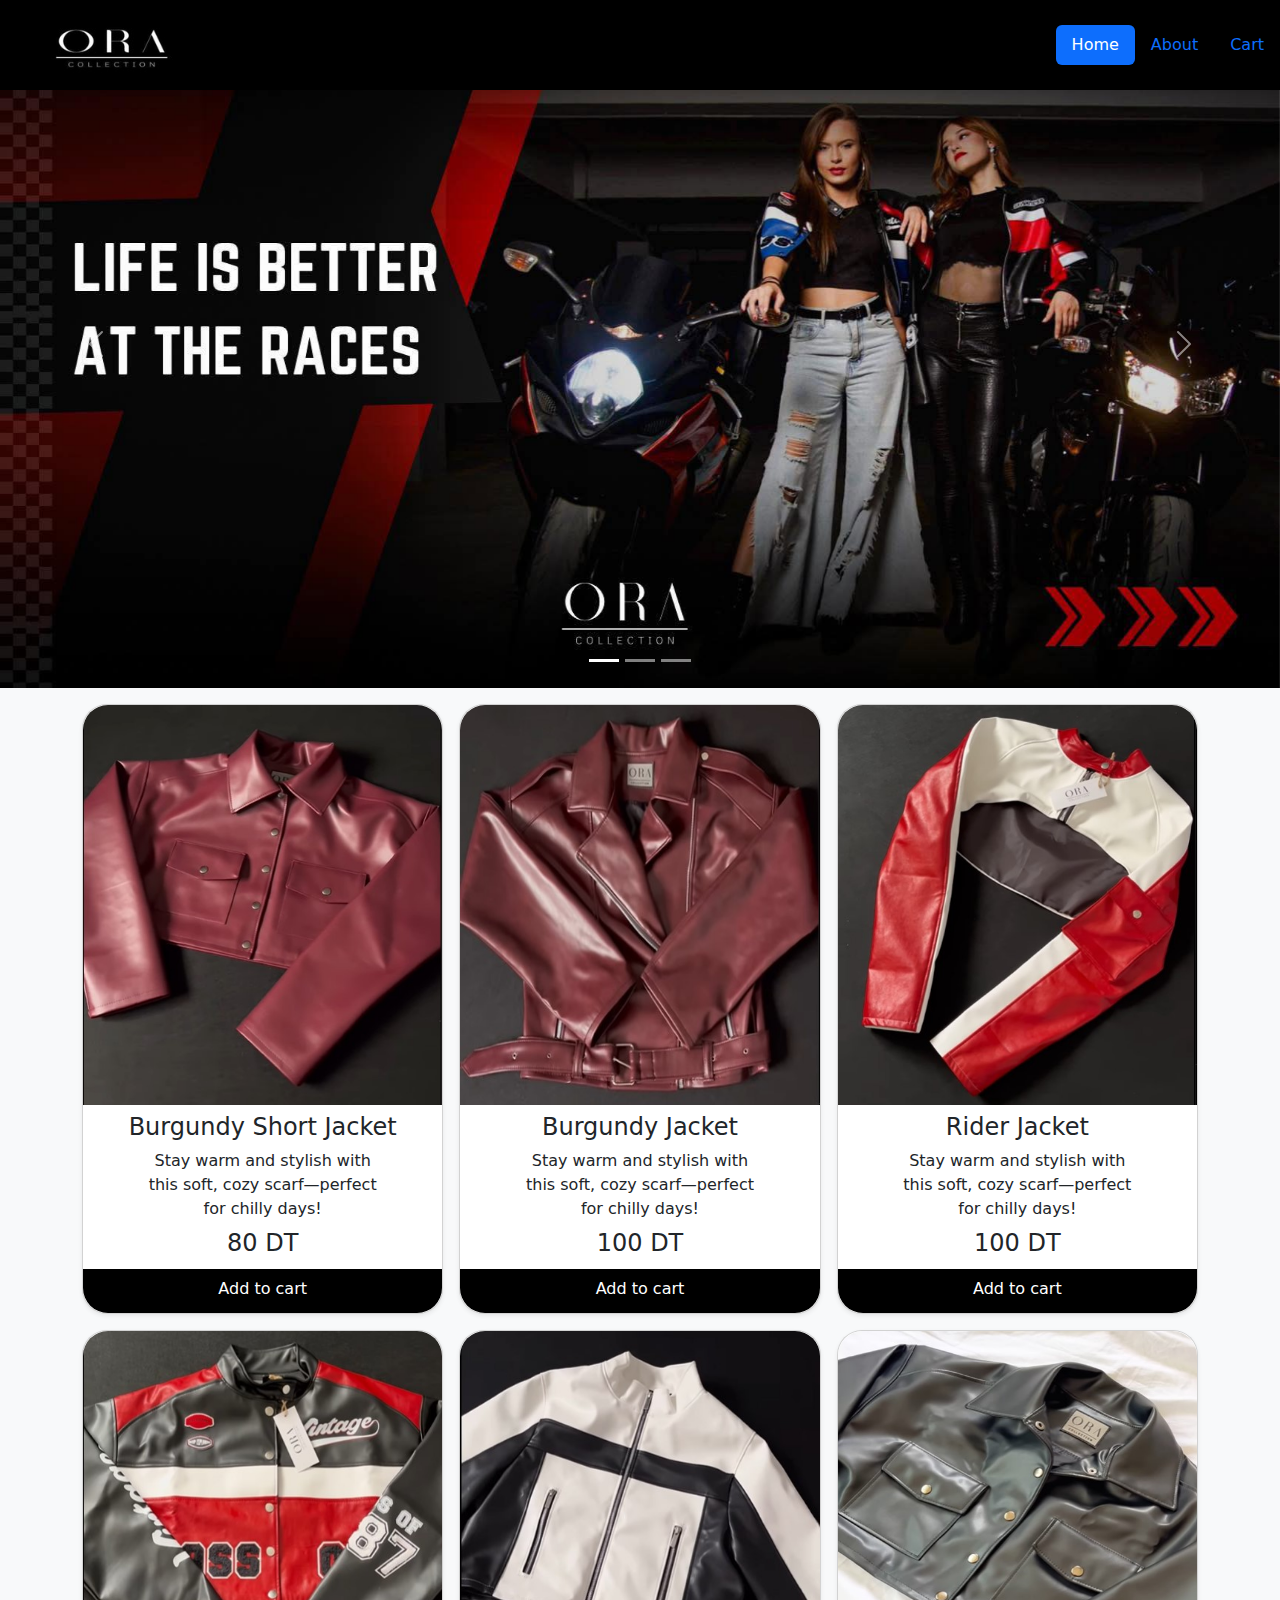
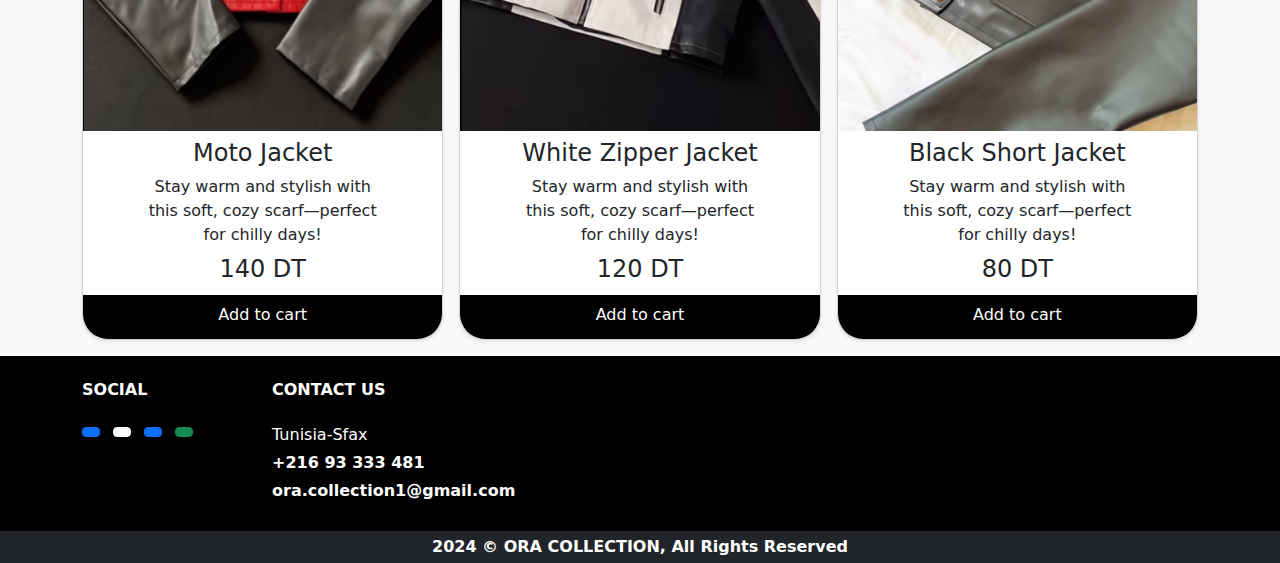
<file: index.html>
<!DOCTYPE html>
<html lang="en">
  <head>
    <meta charset="utf-8" />
    <meta name="viewport" content="width=device-width, initial-scale=1" />
    <title>ORA COLLECTION</title>
    <link
      href="https://cdn.jsdelivr.net/npm/bootstrap@5.3.3/dist/css/bootstrap.min.css"
      rel="stylesheet"
      integrity="sha384-QWTKZyjpPEjISv5WaRU9OFeRpok6YctnYmDr5pNlyT2bRjXh0JMhjY6hW+ALEwIH"
      crossorigin="anonymous"
    />
    <link rel="stylesheet" href="style.css" />
  </head>
  <body>
    <header
      class="d-flex flex-wrap justify-content-center py-2 bg-black fixed-top"
    >
      <a
        href="index.html"
        class="d-flex align-items-center mb-3 mb-md-0 me-md-auto link-body-emphasis text-decoration-none"
      >
        <img
          src="assets/images/logo.jpg"
          alt="Clothing Store Logo"
          style="height: 4.5rem"
        />
      </a>

      <ul class="nav nav-pills align-items-center">
        <li class="nav-item">
          <a href="#" class="nav-link active" aria-current="page">Home</a>
        </li>
        <li class="nav-item">
          <a href="about.html" class="nav-link">About</a>
        </li>
        <li class="nav-item">
          <button
            data-bs-toggle="modal"
            data-bs-target="#exampleModal"
            class="nav-link"
          >
            Cart
          </button>
        </li>
      </ul>
    </header>

    <div id="myCarousel" class="carousel slide mb-6" data-bs-ride="carousel">
      <div class="carousel-indicators">
        <button
          type="button"
          data-bs-target="#myCarousel"
          data-bs-slide-to="0"
          class="active"
          aria-current="true"
          aria-label="Slide 1"
        ></button>
        <button
          type="button"
          data-bs-target="#myCarousel"
          data-bs-slide-to="1"
          aria-label="Slide 2"
        ></button>
        <button
          type="button"
          data-bs-target="#myCarousel"
          data-bs-slide-to="2"
          aria-label="Slide 3"
        ></button>
      </div>
      <div class="carousel-inner">
        <div class="carousel-item active">
          <img src="assets/images/Carousel/1.jpg" alt="" />
        </div>
        <div class="carousel-item">
          <img src="assets/images/Carousel/2.jpg" alt="" />
        </div>
        <div class="carousel-item">
          <img src="assets/images/Carousel/3.jpg" alt="" />
        </div>
      </div>
      <button
        class="carousel-control-prev"
        type="button"
        data-bs-target="#myCarousel"
        data-bs-slide="prev"
      >
        <span class="carousel-control-prev-icon" aria-hidden="true"></span>
        <span class="visually-hidden">Previous</span>
      </button>
      <button
        class="carousel-control-next"
        type="button"
        data-bs-target="#myCarousel"
        data-bs-slide="next"
      >
        <span class="carousel-control-next-icon" aria-hidden="true"></span>
        <span class="visually-hidden">Next</span>
      </button>
    </div>

    <div class="album py-3 bg-body-tertiary">
      <div class="container">
        <div class="row row-cols-1 row-cols-sm-2 row-cols-md-3 g-3">
          <!-- Product 1 -->
          <div class="col">
            <div class="card shadow-sm">
              <img
                class="product-image"
                src="assets/images/Products/1.jpg"
                alt=""
              />
              <div class="card-body text-center py-1 my-0">
                <p class="fs-4 m-0 p-0 fw-medium">Burgundy Short Jacket</p>
                <div class="d-flex justify-content-center">
                  <p
                    class="fs-7 m-0 p-0 fw-light py-1"
                    style="width: 70% !important"
                  >
                    Stay warm and stylish with this soft, cozy scarf—perfect for
                    chilly days!
                  </p>
                </div>
                <p class="fs-4 m-0 p-0 fw-medium pb-1">80 DT</p>
              </div>
              <div
                class="container bg-black text-center"
                style="
                  border-bottom-left-radius: 25px;
                  border-bottom-right-radius: 25px;
                "
              >
                <button
                  class="text-white fs-6 fw-medium m-0 p-2 mb-1 add-to-cart"
                  data-title="Burgundy Short Jacket"
                  data-price="80 DT"
                  data-image="assets/images/Products/1.jpg"
                >
                  Add to cart
                </button>
              </div>
            </div>
          </div>
          <!-- Product 1 -->

          <!-- Product 2 -->
          <div class="col">
            <div class="card shadow-sm">
              <img
                class="product-image"
                src="assets/images/Products/2.jpg"
                alt=""
              />
              <div class="card-body text-center py-1 my-0">
                <p class="fs-4 m-0 p-0 fw-medium">Burgundy Jacket</p>
                <div class="d-flex justify-content-center">
                  <p
                    class="fs-7 m-0 p-0 fw-light py-1"
                    style="width: 70% !important"
                  >
                    Stay warm and stylish with this soft, cozy scarf—perfect for
                    chilly days!
                  </p>
                </div>
                <p class="fs-4 m-0 p-0 fw-medium pb-1">100 DT</p>
              </div>
              <div
                class="container bg-black text-center"
                style="
                  border-bottom-left-radius: 25px;
                  border-bottom-right-radius: 25px;
                "
              >
                <button
                  class="text-white fs-6 fw-medium m-0 p-2 mb-1 add-to-cart"
                  data-title="Burgundy Jacket"
                  data-price="100 DT"
                  data-image="assets/images/Products/2.jpg"
                >
                  Add to cart
                </button>
              </div>
            </div>
          </div>
          <!-- Product 2 -->

          <!-- Product 3 -->
          <div class="col">
            <div class="card shadow-sm">
              <img
                class="product-image"
                src="assets/images/Products/3.jpg"
                alt=""
              />
              <div class="card-body text-center py-1 my-0">
                <p class="fs-4 m-0 p-0 fw-medium">Rider Jacket</p>
                <div class="d-flex justify-content-center">
                  <p
                    class="fs-7 m-0 p-0 fw-light py-1"
                    style="width: 70% !important"
                  >
                    Stay warm and stylish with this soft, cozy scarf—perfect for
                    chilly days!
                  </p>
                </div>
                <p class="fs-4 m-0 p-0 fw-medium pb-1">100 DT</p>
              </div>
              <div
                class="container bg-black text-center"
                style="
                  border-bottom-left-radius: 25px;
                  border-bottom-right-radius: 25px;
                "
              >
                <button
                  class="text-white fs-6 fw-medium m-0 p-2 mb-1 add-to-cart"
                  data-title="Rider Jacket"
                  data-price="100 DT"
                  data-image="assets/images/Products/3.jpg"
                >
                  Add to cart
                </button>
              </div>
            </div>
          </div>
          <!-- Product 3 -->

          <!-- Product 4 -->
          <div class="col">
            <div class="card shadow-sm">
              <img
                class="product-image"
                src="assets/images/Products/4.jpg"
                alt=""
              />
              <div class="card-body text-center py-1 my-0">
                <p class="fs-4 m-0 p-0 fw-medium">Moto Jacket</p>
                <div class="d-flex justify-content-center">
                  <p
                    class="fs-7 m-0 p-0 fw-light py-1"
                    style="width: 70% !important"
                  >
                    Stay warm and stylish with this soft, cozy scarf—perfect for
                    chilly days!
                  </p>
                </div>
                <p class="fs-4 m-0 p-0 fw-medium pb-1">140 DT</p>
              </div>
              <div
                class="container bg-black text-center"
                style="
                  border-bottom-left-radius: 25px;
                  border-bottom-right-radius: 25px;
                "
              >
                <button
                  class="text-white fs-6 fw-medium m-0 p-2 mb-1 add-to-cart"
                  data-title="Moto Jacket"
                  data-price="140 DT"
                  data-image="assets/images/Products/4.jpg"
                >
                  Add to cart
                </button>
              </div>
            </div>
          </div>
          <!-- Product 4 -->

          <!-- Product 5 -->
          <div class="col">
            <div class="card shadow-sm">
              <img
                class="product-image"
                src="assets/images/Products/5.jpg"
                alt=""
              />
              <div class="card-body text-center py-1 my-0">
                <p class="fs-4 m-0 p-0 fw-medium">White Zipper Jacket</p>
                <div class="d-flex justify-content-center">
                  <p
                    class="fs-7 m-0 p-0 fw-light py-1"
                    style="width: 70% !important"
                  >
                    Stay warm and stylish with this soft, cozy scarf—perfect for
                    chilly days!
                  </p>
                </div>
                <p class="fs-4 m-0 p-0 fw-medium pb-1">120 DT</p>
              </div>
              <div
                class="container bg-black text-center"
                style="
                  border-bottom-left-radius: 25px;
                  border-bottom-right-radius: 25px;
                "
              >
                <button
                  class="text-white fs-6 fw-medium m-0 p-2 mb-1 add-to-cart"
                  data-title="White Zipper Jacket"
                  data-price="120 DT"
                  data-image="assets/images/Products/5.jpg"
                >
                  Add to cart
                </button>
              </div>
            </div>
          </div>
          <!-- Product 5 -->

          <!-- Product 6 -->
          <div class="col">
            <div class="card shadow-sm">
              <img
                class="product-image"
                src="assets/images/Products/6.jpg"
                alt=""
              />
              <div class="card-body text-center py-1 my-0">
                <p class="fs-4 m-0 p-0 fw-medium">Black Short Jacket</p>
                <div class="d-flex justify-content-center">
                  <p
                    class="fs-7 m-0 p-0 fw-light py-1"
                    style="width: 70% !important"
                  >
                    Stay warm and stylish with this soft, cozy scarf—perfect for
                    chilly days!
                  </p>
                </div>
                <p class="fs-4 m-0 p-0 fw-medium pb-1">80 DT</p>
              </div>
              <div
                class="container bg-black text-center"
                style="
                  border-bottom-left-radius: 25px;
                  border-bottom-right-radius: 25px;
                "
              >
                <button
                  class="text-white fs-6 fw-medium m-0 p-2 mb-1 add-to-cart"
                  data-title="Black Short Jacket"
                  data-price="80 DT"
                  data-image="assets/images/Products/6.jpg"
                >
                  Add to cart
                </button>
              </div>
            </div>
          </div>
          <!-- Product 6 -->
        </div>
      </div>
    </div>

    <!-- Cart Modal -->
    <div
      class="modal fade"
      id="exampleModal"
      tabindex="-1"
      aria-labelledby="exampleModalLabel"
      aria-hidden="true"
    >
      <div class="modal-dialog custom-modal-dialog">
        <div class="modal-content">
          <div class="modal-header">
            <h1 class="modal-title fs-5" id="exampleModalLabel">My Cart</h1>
            <button
              type="button"
              class="btn-close"
              data-bs-dismiss="modal"
              aria-label="Close"
            ></button>
          </div>
          <div class="modal-body"></div>

          <div class="modal-footer" style="justify-content: center"></div>
        </div>
      </div>
    </div>

    <!-- Checkout Modal -->
    <div class="modal" id="checkoutModal" tabindex="-1">
      <div class="modal-dialog">
        <div class="modal-content">
          <div class="modal-header">
            <h5 class="modal-title">Checkout</h5>
            <button
              type="button"
              class="btn-close"
              data-bs-dismiss="modal"
              aria-label="Close"
            ></button>
          </div>
          <div class="modal-body">
            <!-- Form wrapper -->
            <form id="checkoutForm" class="row g-2">
              <!-- First Name -->
              <div class="col-md-6">
                <label for="validationDefault01" class="form-label"
                  >First name</label
                >
                <input
                  type="text"
                  class="form-control"
                  id="validationDefault01"
                  required
                />
              </div>
              <!-- Last Name -->
              <div class="col-md-6">
                <label for="validationDefault02" class="form-label"
                  >Last name</label
                >
                <input
                  type="text"
                  class="form-control"
                  id="validationDefault02"
                  required
                />
              </div>
              <!-- Phone Number -->
              <div class="col-md-12">
                <label for="validationDefaultUsername" class="form-label"
                  >Phone Number</label
                >
                <div class="input-group">
                  <span class="input-group-text" id="inputGroupPrepend2">
                    <svg
                      xmlns="http://www.w3.org/2000/svg"
                      width="16"
                      height="16"
                      fill="currentColor"
                      class="bi bi-telephone"
                      viewBox="0 0 16 16"
                    >
                      <path
                        d="M3.654 1.328a.678.678 0 0 0-1.015-.063L1.605 2.3c-.483.484-.661 1.169-.45 1.77a17.6 17.6 0 0 0 4.168 6.608 17.6 17.6 0 0 0 6.608 4.168c.601.211 1.286.033 1.77-.45l1.034-1.034a.678.678 0 0 0-.063-1.015l-2.307-1.794a.68.68 0 0 0-.58-.122l-2.19.547a1.75 1.75 0 0 1-1.657-.459L5.482 8.062a1.75 1.75 0 0 1-.46-1.657l.548-2.19a.68.68 0 0 0-.122-.58zM1.884.511a1.745 1.745 0 0 1 2.612.163L6.29 2.98c.329.423.445.974.315 1.494l-.547 2.19a.68.68 0 0 0 .178.643l2.457 2.457a.68.68 0 0 0 .644.178l2.189-.547a1.75 1.75 0 0 1 1.494.315l2.306 1.794c.829.645.905 1.87.163 2.611l-1.034 1.034c-.74.74-1.846 1.065-2.877.702a18.6 18.6 0 0 1-7.01-4.42 18.6 18.6 0 0 1-4.42-7.009c-.362-1.03-.037-2.137.703-2.877z"
                      />
                    </svg>
                  </span>
                  <input
                    type="text"
                    class="form-control"
                    id="validationDefaultUsername"
                    aria-describedby="inputGroupPrepend2"
                    required
                  />
                </div>
              </div>
              <!-- Email -->
              <div class="col-md-12">
                <label for="validationDefaultUsername" class="form-label"
                  >Email</label
                >
                <div class="input-group">
                  <span class="input-group-text" id="inputGroupPrepend2"
                    >@</span
                  >
                  <input
                    type="email"
                    class="form-control"
                    id="validationDefaultEmail"
                    aria-describedby="inputGroupPrepend2"
                    required
                  />
                </div>
              </div>
              <!-- Address -->
              <div class="col-md-12">
                <label for="validationDefaultUsername" class="form-label"
                  >Address</label
                >
                <div class="input-group">
                  <span class="input-group-text" id="inputGroupPrepend2">
                    <svg
                      xmlns="http://www.w3.org/2000/svg"
                      width="16"
                      height="16"
                      fill="currentColor"
                      class="bi bi-geo-alt"
                      viewBox="0 0 16 16"
                    >
                      <path
                        d="M12.166 8.94c-.524 1.062-1.234 2.12-1.96 3.07A32 32 0 0 1 8 14.58a32 32 0 0 1-2.206-2.57c-.726-.95-1.436-2.008-1.96-3.07C3.304 7.867 3 6.862 3 6a5 5 0 0 1 10 0c0 .862-.305 1.867-.834 2.94M8 16s6-5.686 6-10A6 6 0 0 0 2 6c0 4.314 6 10 6 10"
                      />
                      <path
                        d="M8 8a2 2 0 1 1 0-4 2 2 0 0 1 0 4m0 1a3 3 0 1 0 0-6 3 3 0 0 0 0 6"
                      />
                    </svg>
                  </span>
                  <input
                    type="text"
                    class="form-control"
                    id="validationDefaultAddress"
                    aria-describedby="inputGroupPrepend2"
                    required
                  />
                </div>
              </div>
            </form>
          </div>
          <div class="modal-footer">
            <button
              type="button"
              class="btn btn-secondary"
              data-bs-dismiss="modal"
            >
              Cancel
            </button>
            <button
              type="button"
              class="btn btn-primary"
              id="confirmCheckoutButton"
            >
              Confirm Checkout
            </button>
          </div>
        </div>
      </div>
    </div>

    <footer class="footer bg-black">
      <div class="container">
        <div class="row">
          <div
            class="col-sm-6 col-md-4 mt-4 col-lg-2 text-center text-sm-start"
          >
            <div class="social">
              <h6 class="footer-heading text-uppercase text-white fw-bold">
                Social
              </h6>
              <ul class="list-inline my-4">
                <li class="list-inline-item">
                  <a
                    href="https://codepen.io/Gaurav-Rana-the-reactor"
                    class="text-white btn-sm btn btn-primary mb-2"
                    ><i class="bi bi-facebook"></i
                  ></a>
                </li>
                <li class="list-inline-item">
                  <a
                    href="https://codepen.io/Gaurav-Rana-the-reactor"
                    class="text-danger btn-sm btn btn-light mb-2"
                    ><i class="bi bi-instagram"></i
                  ></a>
                </li>
                <li class="list-inline-item">
                  <a
                    href="https://codepen.io/Gaurav-Rana-the-reactor"
                    class="text-white btn-sm btn btn-primary mb-2"
                    ><i class="bi bi-twitter"></i
                  ></a>
                </li>
                <li class="list-inline-item">
                  <a
                    href="https://codepen.io/Gaurav-Rana-the-reactor"
                    class="text-white btn-sm btn btn-success mb-2"
                    ><i class="bi bi-whatsapp"></i
                  ></a>
                </li>
              </ul>
            </div>
          </div>
          <div
            class="col-sm-6 col-md-6 mt-4 col-lg-4 text-center text-sm-start"
          >
            <div class="contact">
              <h6 class="footer-heading text-uppercase text-white fw-bold">
                Contact Us
              </h6>
              <address class="mt-4 m-0 text-white mb-1">
                <i class="bi bi-pin-map fw-semibold"></i> Tunisia-Sfax
              </address>
              <a
                href="tel:+"
                class="text-white mb-1 text-decoration-none d-block fw-semibold"
                ><i class="bi bi-telephone"></i> +216 93 333 481</a
              >
              <a
                href="e-mail:"
                class="text-white mb-1 text-decoration-none d-block fw-semibold"
                ><i class="bi bi-envelope"></i> ora.collection1@gmail.com</a
              >
            </div>
          </div>
        </div>
      </div>
      <div class="text-center bg-dark text-white mt-4 p-1">
        <p class="mb-0 fw-bold">2024 © ORA COLLECTION, All Rights Reserved</p>
      </div>
    </footer>

    <script
      src="https://cdn.jsdelivr.net/npm/@popperjs/core@2.11.8/dist/umd/popper.min.js"
      integrity="sha384-I7E8VVD/ismYTF4hNIPjVp/Zjvgyol6VFvRkX/vR+Vc4jQkC+hVqc2pM8ODewa9r"
      crossorigin="anonymous"
    ></script>
    <script
      src="https://cdn.jsdelivr.net/npm/bootstrap@5.3.3/dist/js/bootstrap.min.js"
      integrity="sha384-0pUGZvbkm6XF6gxjEnlmuGrJXVbNuzT9qBBavbLwCsOGabYfZo0T0to5eqruptLy"
      crossorigin="anonymous"
    ></script>
    <script src="script.js"></script>
  </body>
</html>
</file>
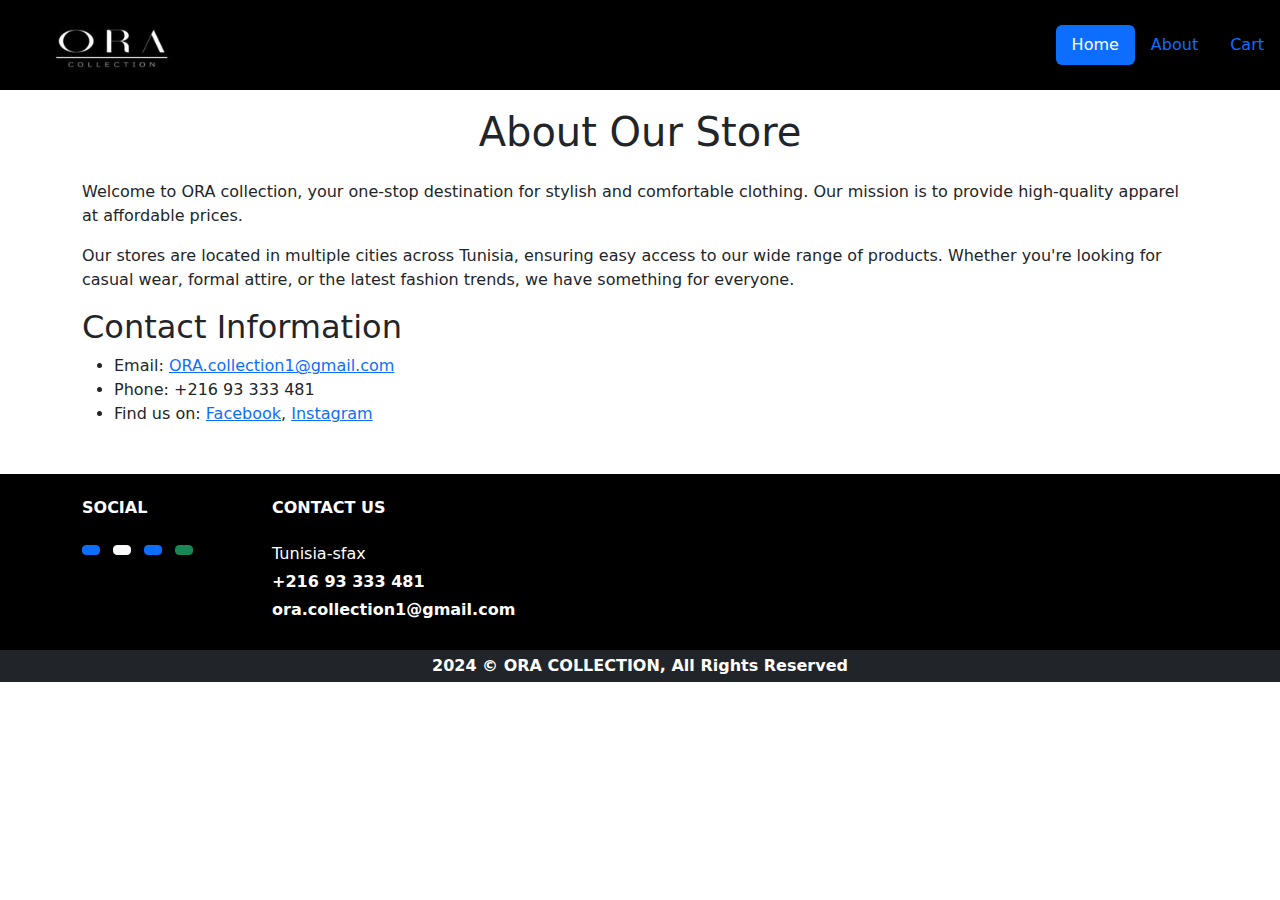
<file: about.html>
<!DOCTYPE html>
<html lang="en">
  <head>
    <meta charset="utf-8" />
    <meta name="viewport" content="width=device-width, initial-scale=1" />
    <title>ORA COLLECTION</title>
    <link
      href="https://cdn.jsdelivr.net/npm/bootstrap@5.3.3/dist/css/bootstrap.min.css"
      rel="stylesheet"
      integrity="sha384-QWTKZyjpPEjISv5WaRU9OFeRpok6YctnYmDr5pNlyT2bRjXh0JMhjY6hW+ALEwIH"
      crossorigin="anonymous"
    />
    <link rel="stylesheet" href="style.css" />
  </head>
  <body>
    <header
      class="d-flex flex-wrap justify-content-center py-2 bg-black fixed-top"
    >
      <a
        href="index.html"
        class="d-flex align-items-center mb-3 mb-md-0 me-md-auto link-body-emphasis text-decoration-none"
      >
        <img
          src="assets/images/logo.jpg"
          alt="Clothing Store Logo"
          style="height: 4.5rem"
        />
      </a>

      <ul class="nav nav-pills align-items-center">
        <li class="nav-item">
          <a href="index.html" class="nav-link active" aria-current="page"
            >Home</a
          >
        </li>
        <li class="nav-item">
          <a href="about.html" class="nav-link">About</a>
        </li>
        <li class="nav-item">
          <button
            data-bs-toggle="modal"
            data-bs-target="#exampleModal"
            class="nav-link"
          >
            Cart
          </button>
        </li>
      </ul>
    </header>
    <div class="container my-5">
      <h1 class="text-center mb-4" style="padding-top: 60px">
        About Our Store
      </h1>
      <p>
        Welcome to ORA collection, your one-stop destination for stylish and
        comfortable clothing. Our mission is to provide high-quality apparel at
        affordable prices.
      </p>
      <p>
        Our stores are located in multiple cities across Tunisia, ensuring easy
        access to our wide range of products. Whether you're looking for casual
        wear, formal attire, or the latest fashion trends, we have something for
        everyone.
      </p>
      <h2>Contact Information</h2>
      <ul>
        <li>
          Email:
          <a href="e-mail:ORA.collection1@gmail.com"
            >ORA.collection1@gmail.com</a
          >
        </li>
        <li>Phone: +216 93 333 481</li>
        <li>
          Find us on:
          <a href="https://www.facebook.com/profile.php?id=100094262654115"
            >Facebook</a
          >, <a href="https://www.instagram.com/ora_collection/">Instagram</a>
        </li>
      </ul>
    </div>

    <footer class="footer bg-black">
      <div class="container">
        <div class="row">
          <div
            class="col-sm-6 col-md-4 mt-4 col-lg-2 text-center text-sm-start"
          >
            <div class="social">
              <h6 class="footer-heading text-uppercase text-white fw-bold">
                Social
              </h6>
              <ul class="list-inline my-4">
                <li class="list-inline-item">
                  <a
                    href="https://codepen.io/Gaurav-Rana-the-reactor"
                    class="text-white btn-sm btn btn-primary mb-2"
                    ><i class="bi bi-facebook"></i
                  ></a>
                </li>
                <li class="list-inline-item">
                  <a
                    href="https://codepen.io/Gaurav-Rana-the-reactor"
                    class="text-danger btn-sm btn btn-light mb-2"
                    ><i class="bi bi-instagram"></i
                  ></a>
                </li>
                <li class="list-inline-item">
                  <a
                    href="https://codepen.io/Gaurav-Rana-the-reactor"
                    class="text-white btn-sm btn btn-primary mb-2"
                    ><i class="bi bi-twitter"></i
                  ></a>
                </li>
                <li class="list-inline-item">
                  <a
                    href="https://codepen.io/Gaurav-Rana-the-reactor"
                    class="text-white btn-sm btn btn-success mb-2"
                    ><i class="bi bi-whatsapp"></i
                  ></a>
                </li>
              </ul>
            </div>
          </div>
          <div
            class="col-sm-6 col-md-6 mt-4 col-lg-4 text-center text-sm-start"
          >
            <div class="contact">
              <h6 class="footer-heading text-uppercase text-white fw-bold">
                Contact Us
              </h6>
              <address class="mt-4 m-0 text-white mb-1">
                <i class="bi bi-pin-map fw-semibold"></i> Tunisia-sfax
              </address>
              <a
                href="tel:+"
                class="text-white mb-1 text-decoration-none d-block fw-semibold"
                ><i class="bi bi-telephone"></i> +216 93 333 481</a
              >
              <a
                href="e-mail:"
                class="text-white mb-1 text-decoration-none d-block fw-semibold"
                ><i class="bi bi-envelope"></i> ora.collection1@gmail.com</a
              >
            </div>
          </div>
        </div>
      </div>
      <div class="text-center bg-dark text-white mt-4 p-1">
        <p class="mb-0 fw-bold">2024 © ORA COLLECTION, All Rights Reserved</p>
      </div>
    </footer>

    <script
      src="https://cdn.jsdelivr.net/npm/@popperjs/core@2.11.8/dist/umd/popper.min.js"
      integrity="sha384-I7E8VVD/ismYTF4hNIPjVp/Zjvgyol6VFvRkX/vR+Vc4jQkC+hVqc2pM8ODewa9r"
      crossorigin="anonymous"
    ></script>
    <script
      src="https://cdn.jsdelivr.net/npm/bootstrap@5.3.3/dist/js/bootstrap.min.js"
      integrity="sha384-0pUGZvbkm6XF6gxjEnlmuGrJXVbNuzT9qBBavbLwCsOGabYfZo0T0to5eqruptLy"
      crossorigin="anonymous"
    ></script>
    <script src="script.js"></script>
  </body>
</html>
</file>
<file: style.css>
header {
  height: 90px;
}

/* CAROUSEL */
/* Carousel items */
.carousel-item {
  height: 43rem; /* Make sure the carousel item takes the full height of the parent */
}

/* Make images inside carousel responsive */
.carousel-item img {
  width: 100%; /* Ensure the image takes full width of the container */
  height: 100%; /* Ensure the image takes full height of the container */
  object-fit: fill; /* Ensure the image covers the entire container without distortion */
}

/* Carousel navigation buttons */
.carousel-control-prev,
.carousel-control-next {
  z-index: 10;
}
/* -------------------------------------------------- */

.product-image {
  height: 25rem;
  width: 100%;
  object-fit: fill;
  border-top-left-radius: 25px;
  border-top-right-radius: 25px;
}

.card {
  border-radius: 25px;
}

/* Position modal at the top-right of the page */
.custom-modal-dialog {
  position: fixed;
  top: 0;
  right: 0;
  height: 100vh; /* Full viewport height */
  margin: 0;
  width: 400px; /* Adjust width to fit your design */
}

/* Ensure the modal content takes the full height */
.modal-content {
  height: 100%; /* Take full height of the parent modal dialog */
  display: flex;
  flex-direction: column; /* Stack the header, body, and footer vertically */
}

/* Optional: Adjust modal body to take the remaining space */
.modal-body {
  flex-grow: 1;
}

.add-to-cart {
  background-color: transparent;
  border: none;
  outline: none;
  box-shadow: none;
}

/* RESPONSIVE CSS
-------------------------------------------------- */

@media (min-width: 40em) {
  /* Bump up size of carousel content */
  .carousel-caption p {
    margin-bottom: 1.25rem;
    font-size: 1.25rem;
    line-height: 1.4;
  }

  .featurette-heading {
    font-size: 50px;
  }
}

@media (min-width: 62em) {
  .featurette-heading {
    margin-top: 7rem;
  }
}

#checkoutModal .modal-dialog {
    max-width: 400px; /* Adjust width to fit content */
  }
</file>
